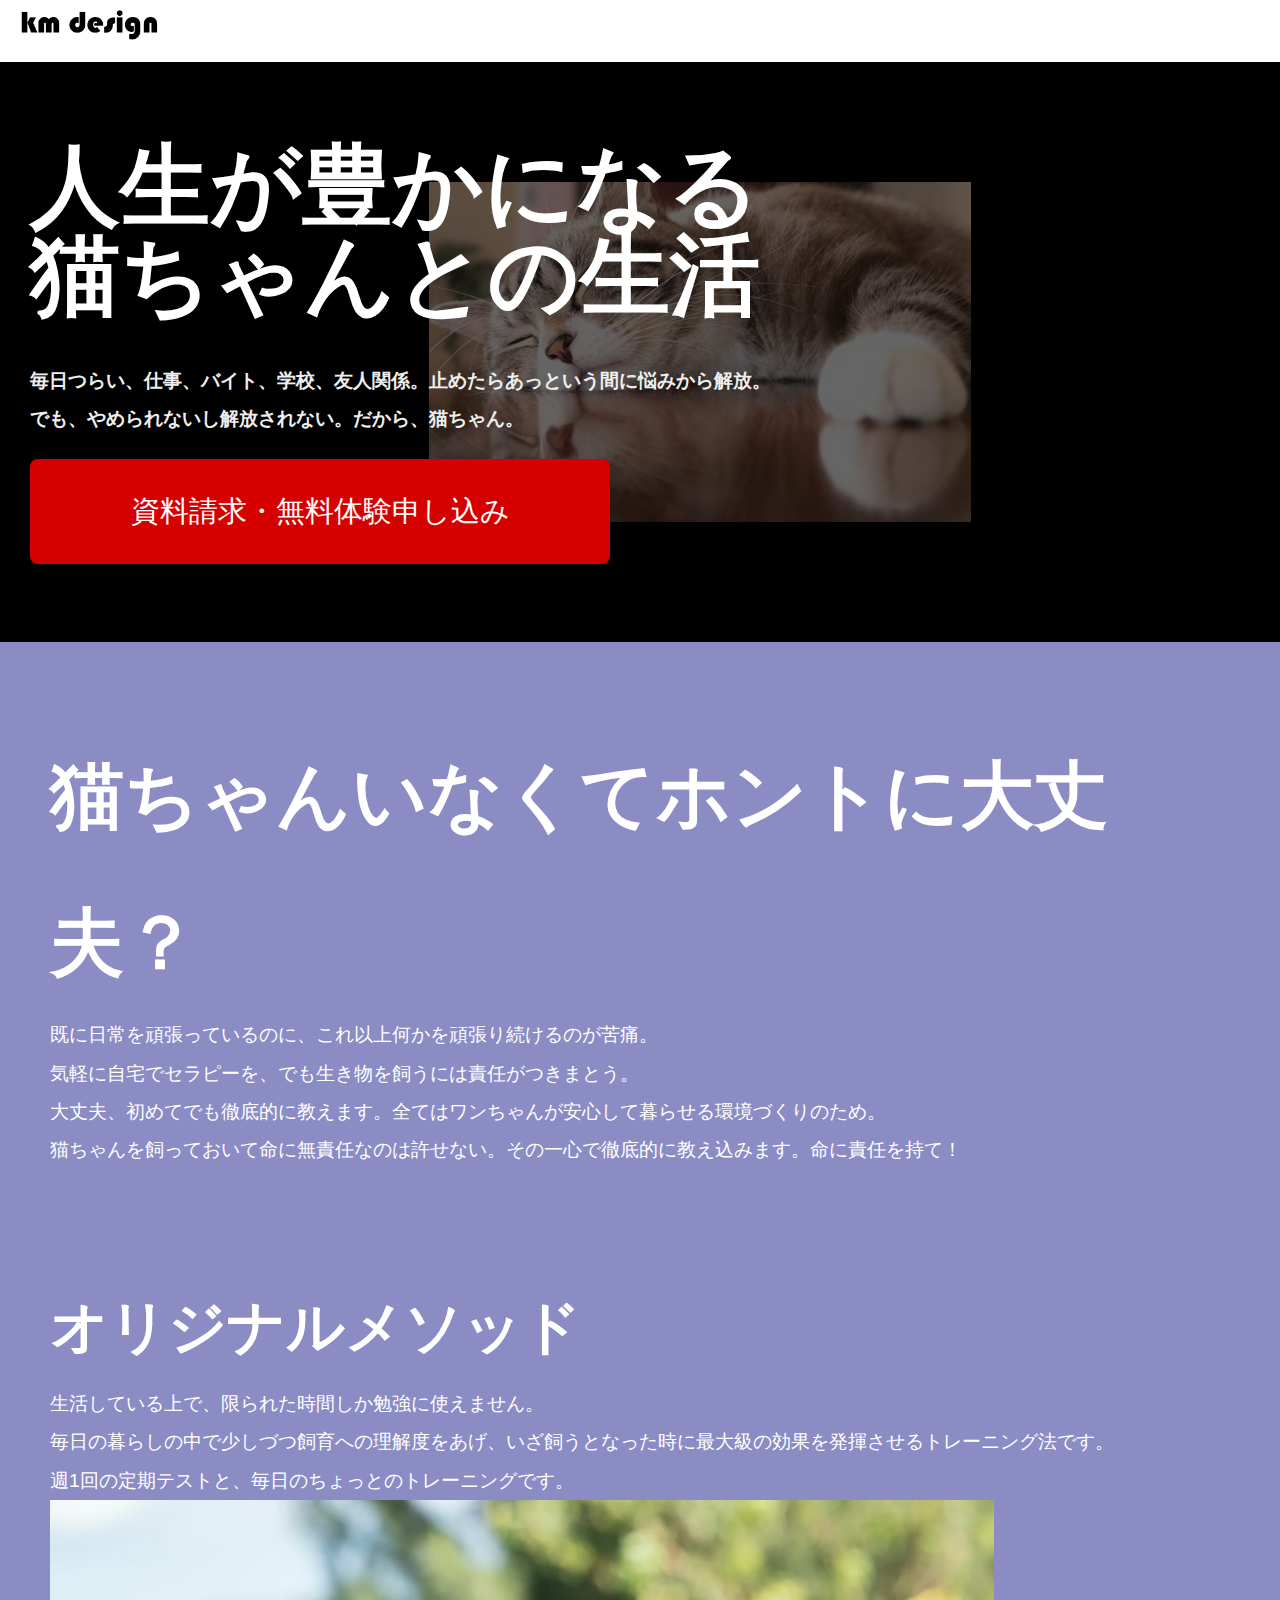
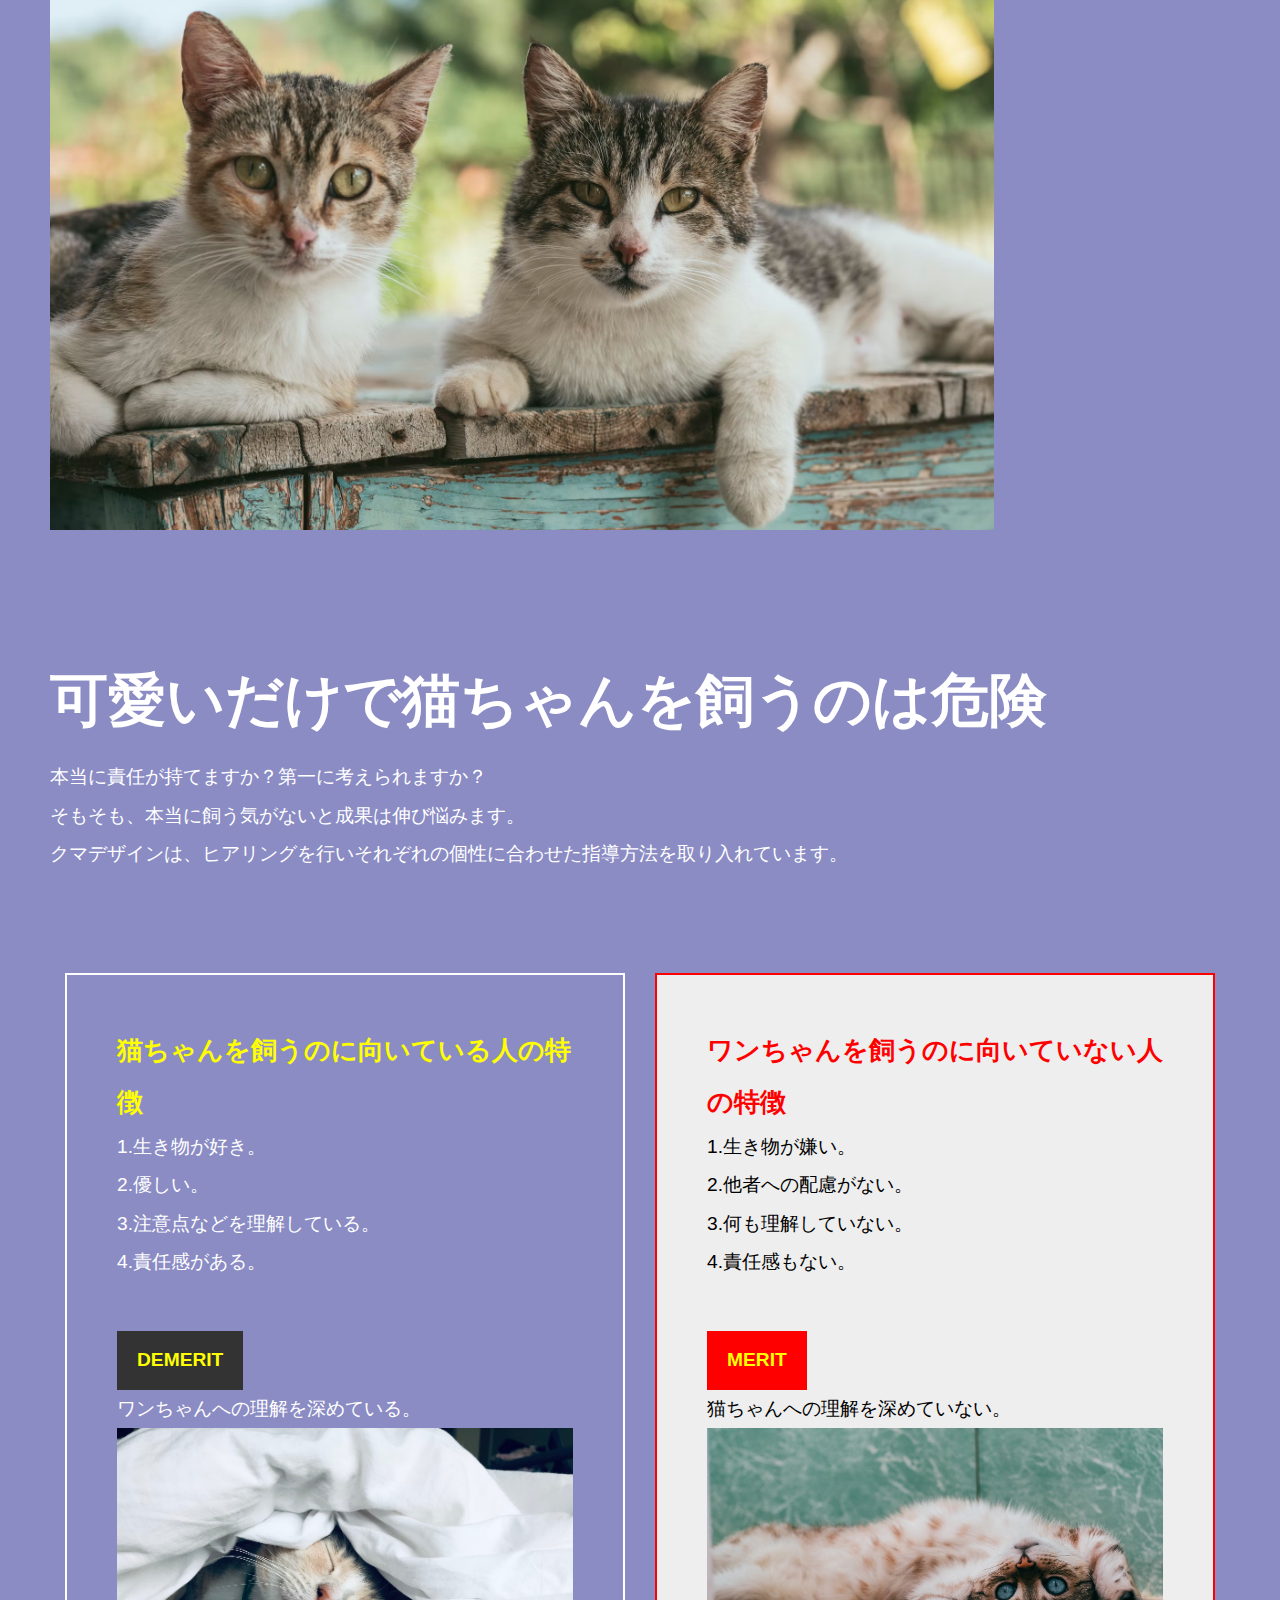
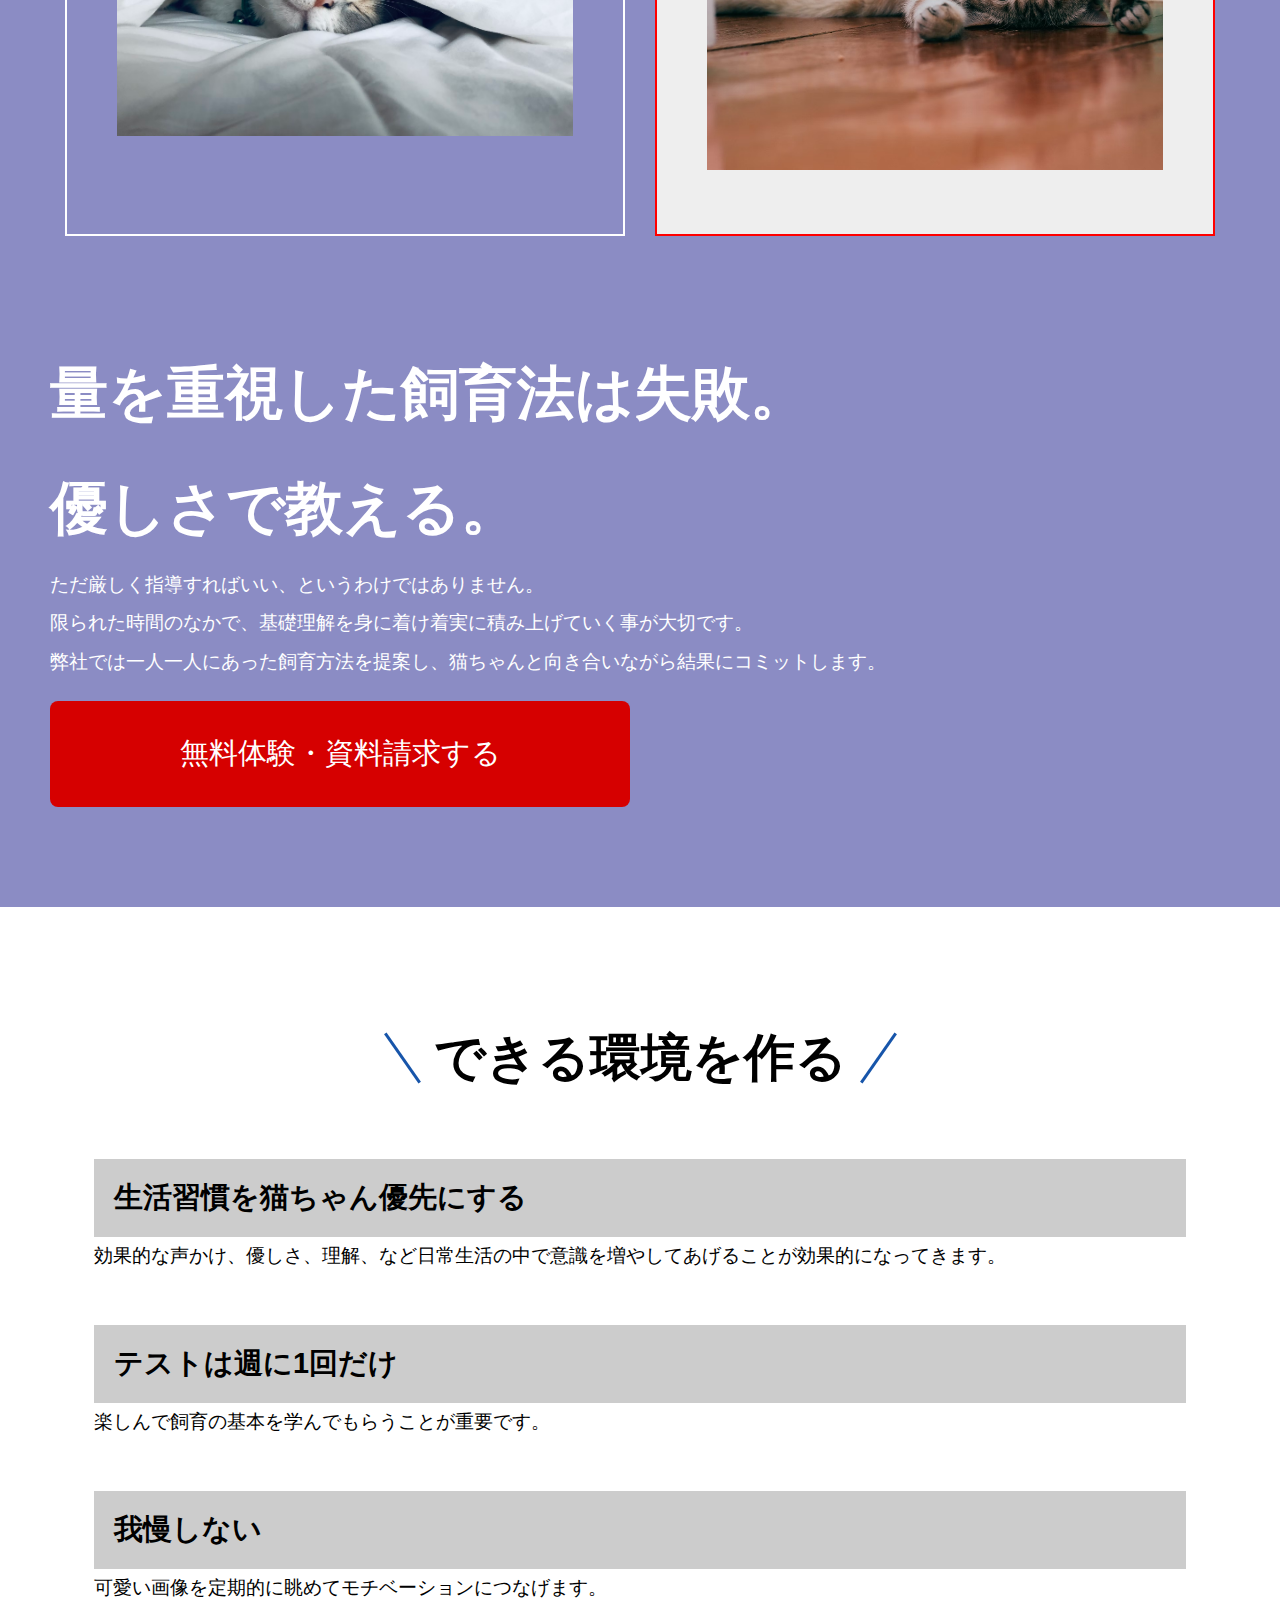
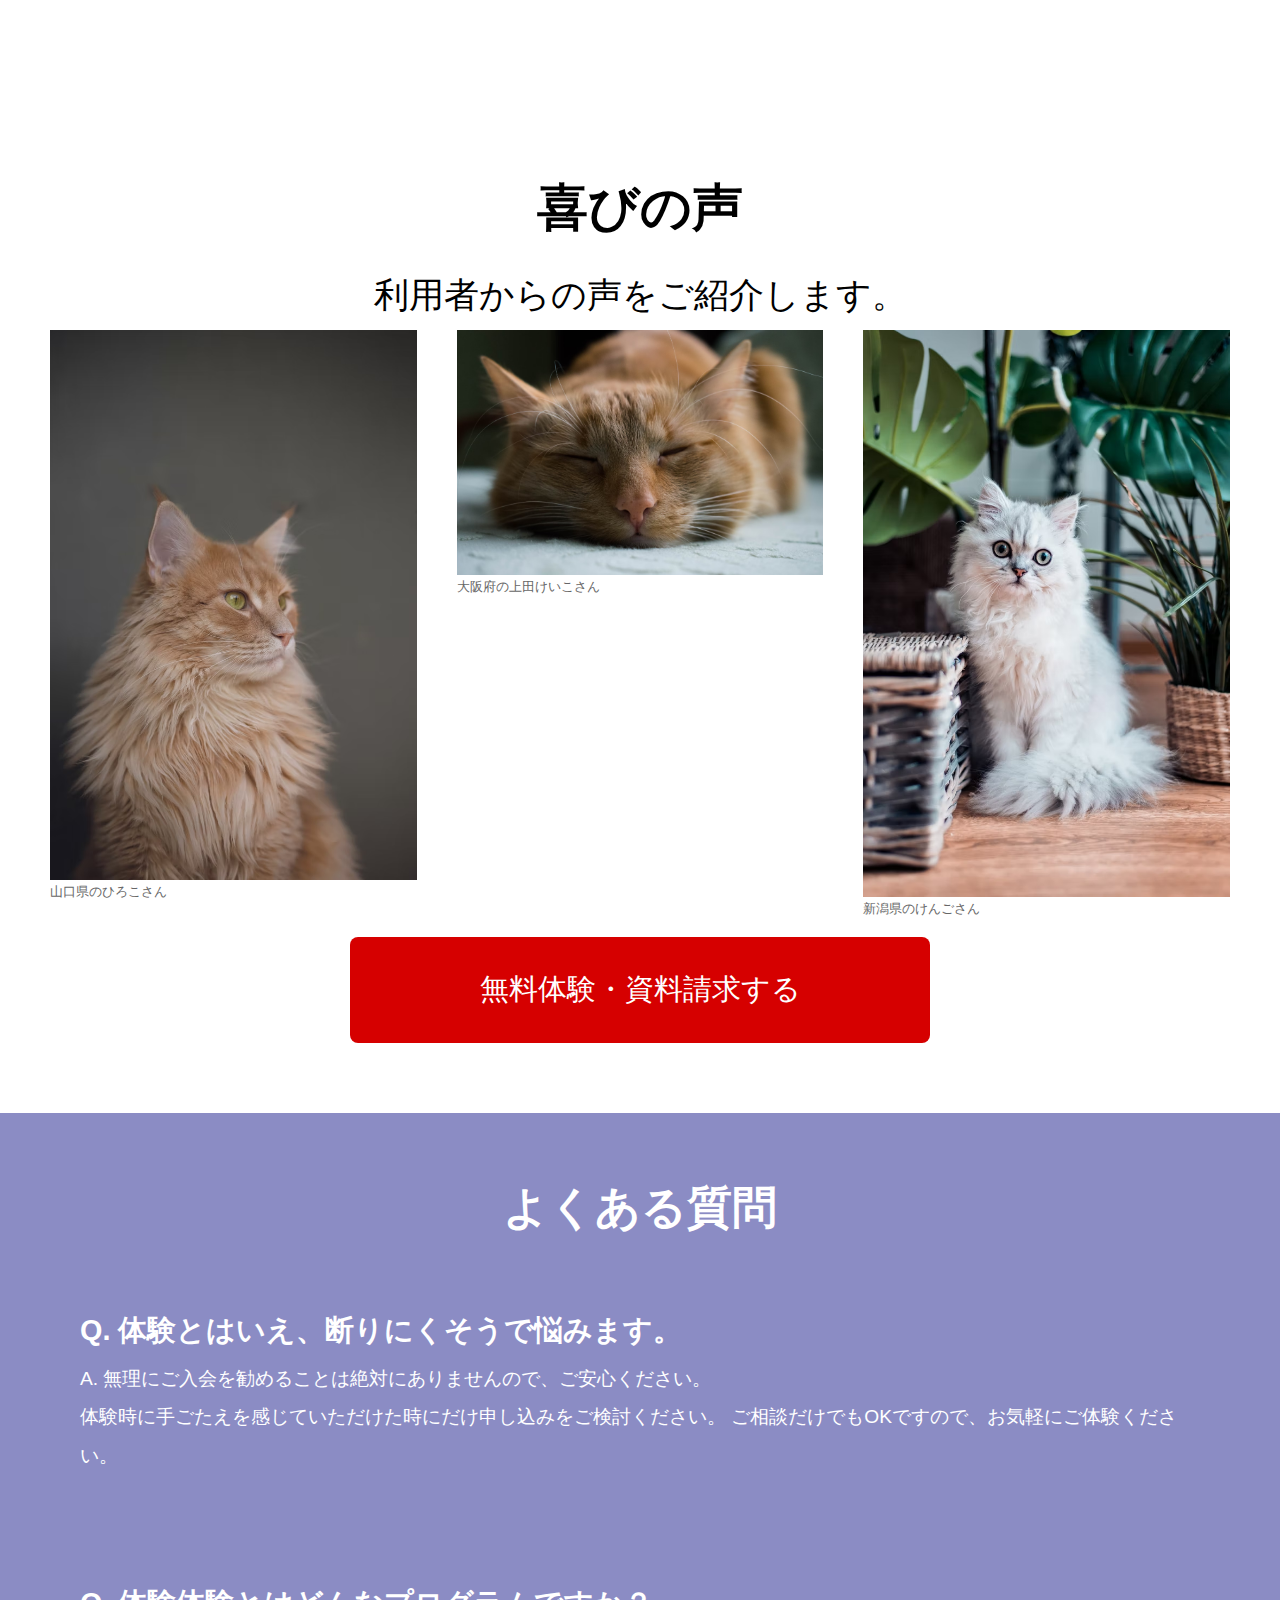
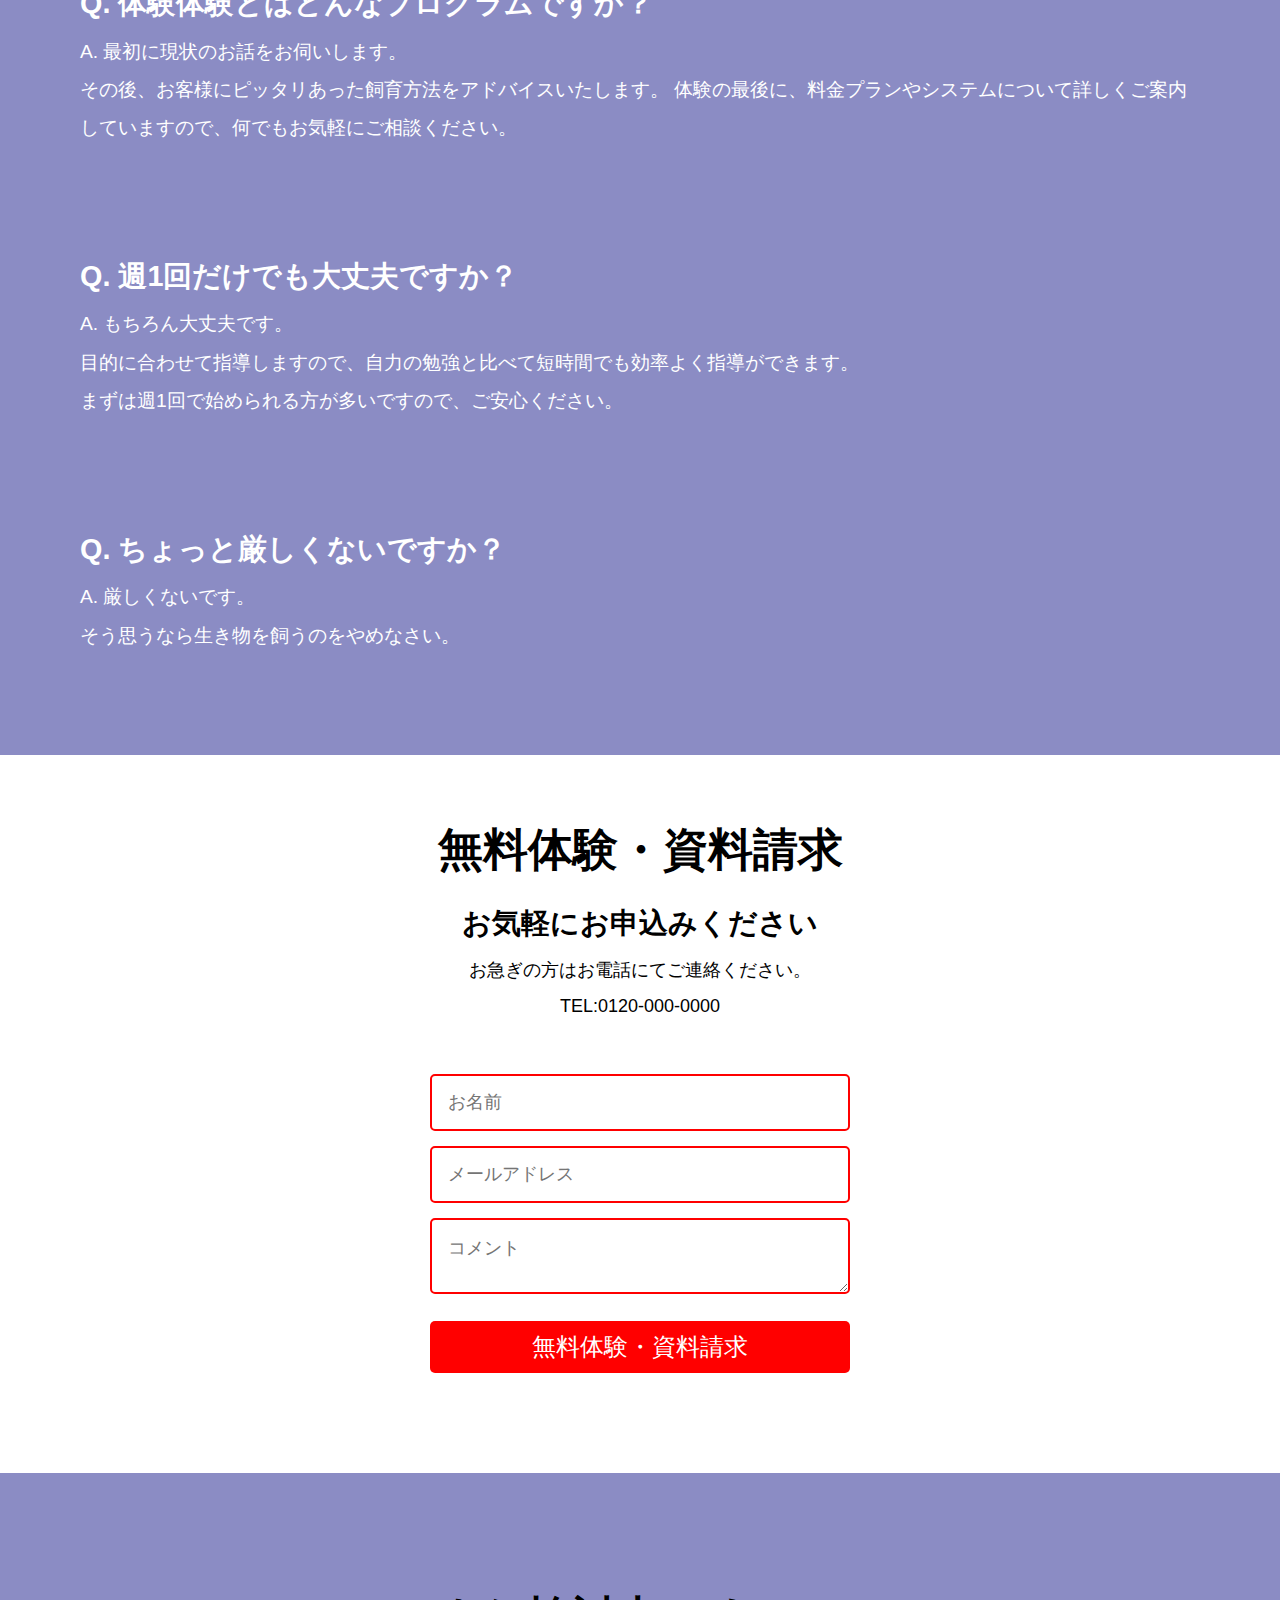
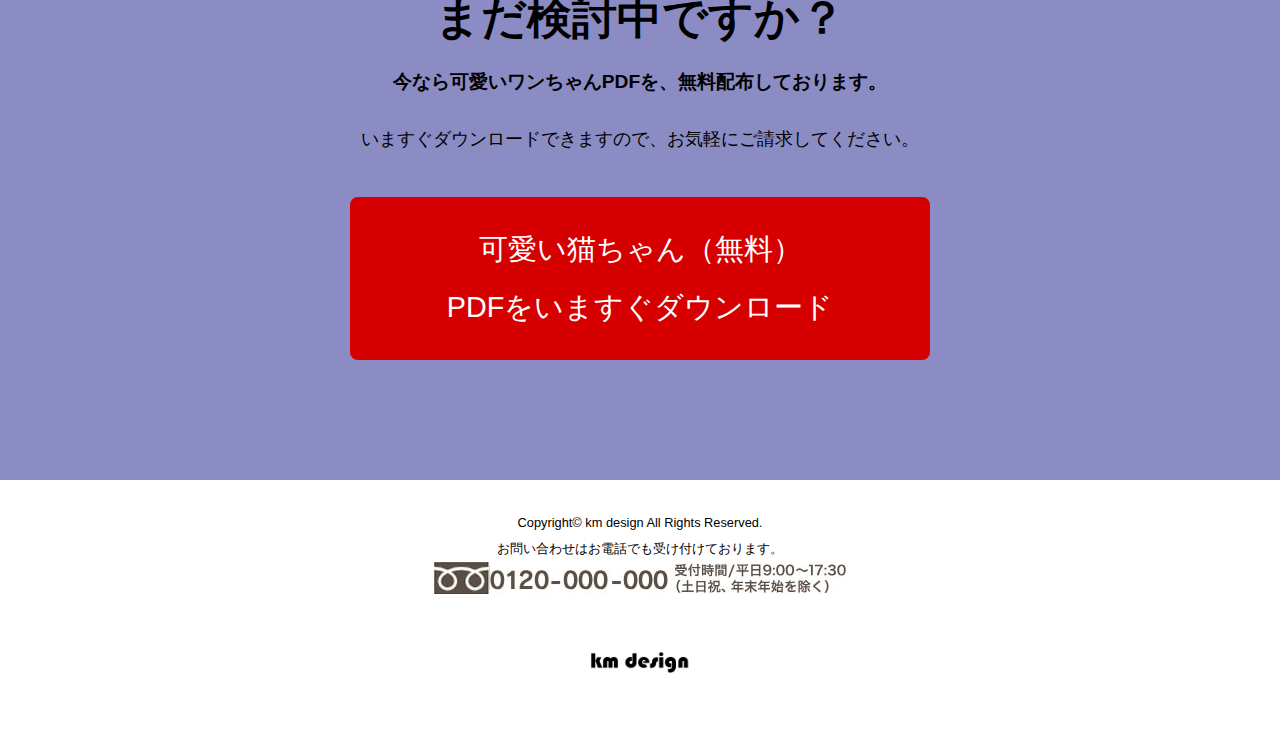
<file: lp_kitaeru/index.html>
<!DOCTYPE html>
<html lang="ja">
<head>
<meta charset="UTF-8">
<title>我慢しない楽なトレーニング「クマデザイン」</title>
<meta name="viewport" content="width=device-width, initial-scale=1">
<meta name="description" content="業界最安の家庭教師はクマデザイン">
<link rel="stylesheet" href="css/style.css">
</head>

<body>
<div id="container">

<header>
<h1 id="logo"><a href="#"><img src="images/logo.png" alt="km design"></a></h1>
</header>


<main>
	<section>
	<div class="mainLayer">
		<div class="layer-txt">人生が豊かになる<br />猫ちゃんとの生活</div>
		<div class="layer-bg "></div>
		<div class="layer-btn">
			<p>毎日つらい、仕事、バイト、学校、友人関係。止めたらあっという間に悩みから解放。<br />
			でも、やめられないし解放されない。だから、猫ちゃん。</p>
			 <div class="btnContactArea">
				<a href="#cta" class="btn_blue"><span class="bl__text">資料請求・無料体験申し込み</span></a>
			</div>
		</div>
	</div><!--/mainLayer-->
	</section>



	<section>
	<div class="problem">
	<h2>猫ちゃんいなくて<span class="break-sm">ホントに大丈夫？</span></h2>
	<p>既に日常を頑張っているのに、これ以上何かを頑張り続けるのが苦痛。<br />
	気軽に自宅でセラピーを、でも生き物を飼うには責任がつきまとう。</p>
	<p>大丈夫、初めてでも徹底的に教えます。全てはワンちゃんが安心して暮らせる環境づくりのため。<br />
	猫ちゃんを飼っておいて命に無責任なのは許せない。その一心で徹底的に教え込みます。命に責任を持て！</p>

	<h3>オリジナルメソッド</h3>
	<p>生活している上で、限られた時間しか勉強に使えません。<br />
	毎日の暮らしの中で少しづつ飼育への理解度をあげ、いざ飼うとなった時に最大級の効果を発揮させるトレーニング法です。<br />
	週1回の定期テストと、毎日のちょっとのトレーニングです。</p>
	<img src="images/neko03.avif" alt="4:2:4" class="ai">

	<h3>可愛いだけで猫ちゃんを飼うのは危険</h3>
	<p>本当に責任が持てますか？第一に考えられますか？<br />
	そもそも、本当に飼う気がないと成果は伸び悩みます。<br />
	クマデザインは、ヒアリングを行いそれぞれの個性に合わせた指導方法を取り入れています。</p>

		<div class="yesnoRow">
			<div class="yesnoBox">
			<h4>猫ちゃんを飼うのに向いている人の特徴</h4>
				<p>1.生き物が好き。</p>
				<p>2.優しい。</p>
				<p>3.注意点などを理解している。</p>
				<p>4.責任感がある。</p>
			<h5>DEMERIT</h5>
				<div class="pointDetail">ワンちゃんへの理解を深めている。 </div>
				<img src="images/neko05.avif" alt="辛いイメージ">
			</div>
			<div class="yesnoBox yes">
			<h4>ワンちゃんを飼うのに向いていない人の特徴</h4>
				<p>1.生き物が嫌い。</p>
				<p>2.他者への配慮がない。</p>
				<p>3.何も理解していない。</p>
				<p>4.責任感もない。</p>
			<h5>MERIT</h5>
				<div class="pointDetail">猫ちゃんへの理解を深めていない。</div>
				<img src="images/neko08.avif" alt="楽なイメージ">
			</div>
		</div>

	<h3>量を重視した飼育法は失敗。<br />優しさで教える。</h3>
		<p>ただ厳しく指導すればいい、というわけではありません。<br />
			限られた時間のなかで、基礎理解を身に着け着実に積み上げていく事が大切です。</p>
		<p>弊社では一人一人にあった飼育方法を提案し、猫ちゃんと向き合いながら結果にコミットします。</p>
		 <div class="btnContactArea">
			<a href="#cta" class="btn_blue"><span class="bl__text">無料体験・資料請求する</span></a>
		</div>
	</div><!--/problem-->
	</section>



	<section>
	<div class="howto">
	<h2>できる環境を作る</h2>
		<dl>
		<dt>生活習慣を猫ちゃん優先にする</dt>
		<dd>効果的な声かけ、優しさ、理解、など日常生活の中で意識を増やしてあげることが効果的になってきます。</dd>
		<dt>テストは週に1回だけ</dt>
		<dd>楽しんで飼育の基本を学んでもらうことが重要です。</dd>
		<dt>我慢しない</dt>
		<dd>可愛い画像を定期的に眺めてモチベーションにつなげます。</dd>
		</dl>
	</div><!--/howto-->
	</section>



	<section>
	<div class="works">
	<h2>喜びの声</h2>
	<p class="text-center">利用者からの声をご紹介します。</p>
		<div class="worksRow">
			<div class="worksBox">
				<a href="#" target="_blank"><img src="images/neko04.avif" alt=""><br />山口県のひろこさん</a>
			</div>
			<div class="worksBox">
				<a href="#" target="_blank"><img src="images/neko07.avif" alt=""><br />大阪府の上田けいこさん</a>
			</div>
			<div class="worksBox">
				<a href="#" target="_blank"><img src="images/neko02.avif" alt=""><br />新潟県のけんごさん</a>
			</div>
		</div>
			 <div class="btnContactArea">
				<a href="#cta" class="btn_blue m-auto"><span class="bl__text">無料体験・資料請求する</span></a>
			</div>
	</div><!--/works-->
	</section>



	<section>
	<div class="faq">
	<h2>よくある質問</h2>
		<div class="faqList">
			<div class="faqTitle"> Q. 体験とはいえ、断りにくそうで悩みます。</div>
				<div class="faqDetail">
				A. 無理にご入会を勧めることは絶対にありませんので、ご安心ください。<br />
				体験時に手ごたえを感じていただけた時にだけ申し込みをご検討ください。
				ご相談だけでもOKですので、お気軽にご体験ください。
				</div>
		</div>
		<div class="faqList">
			<div class="faqTitle"> Q. 体験体験とはどんなプログラムですか？</div>
				<div class="faqDetail">
				A. 最初に現状のお話をお伺いします。<br />
				その後、お客様にピッタリあった飼育方法をアドバイスいたします。
				体験の最後に、料金プランやシステムについて詳しくご案内していますので、何でもお気軽にご相談ください。
				</div>
		</div>
		<div class="faqList">
			<div class="faqTitle"> Q. 週1回だけでも大丈夫ですか？</div>
				<div class="faqDetail">
				A. もちろん大丈夫です。<br />
				目的に合わせて指導しますので、自力の勉強と比べて短時間でも効率よく指導ができます。<br />
				まずは週1回で始められる方が多いですので、ご安心ください。
				</div>
		</div>
		<div class="faqList">
			<div class="faqTitle"> Q. ちょっと厳しくないですか？</div>
				<div class="faqDetail">
				A. 厳しくないです。<br />
				そう思うなら生き物を飼うのをやめなさい。
				</div>
		</div>
	</div><!--/faq-->
	</section>



	<section id="cta">
	<div class="cta">
	<h2>無料体験・資料請求</h2>
	<h3>お気軽にお申込みください</h3>
		<p>お急ぎの方はお電話にてご連絡ください。<br />TEL:0120-000-0000</p>
			<form>      
			  <input name="name" type="text" class="feedback-input" placeholder="お名前" />   
			  <input name="email" type="text" class="feedback-input" placeholder="メールアドレス" />
			  <textarea name="text" class="feedback-input" placeholder="コメント"></textarea>
			  <input type="submit" value="無料体験・資料請求"/>
			</form>
	</div><!--/cta-->
	</section>



	<section>
	<div class="download">
	<h2>まだ検討中ですか？</h2>
	<h3>今なら可愛いワンちゃんPDFを、無料配布しております。</h3>
		<p>いますぐダウンロードできますので、お気軽にご請求してください。</p>
		 <div class="btnContactArea">
			<a href="#cta" class="btn_blue m-auto"><span class="bl__text">可愛い猫ちゃん（無料）<br />
			PDFをいますぐダウンロード</span></a>
		</div>
	</div><!--/download-->
	</section>
</main>



<footer>
<small>Copyright&copy; km design All Rights Reserved.</small><br />
お問い合わせはお電話でも受け付けております。
	<div><img src="images/footer_tel.jpg" alt="telephone"></div>
	<div class="footer-logo"><a href="#"><img src="images/logo.png" alt="km design"></a></div>
</footer>

</div><!--/container-->
</body>
</html>
</file>
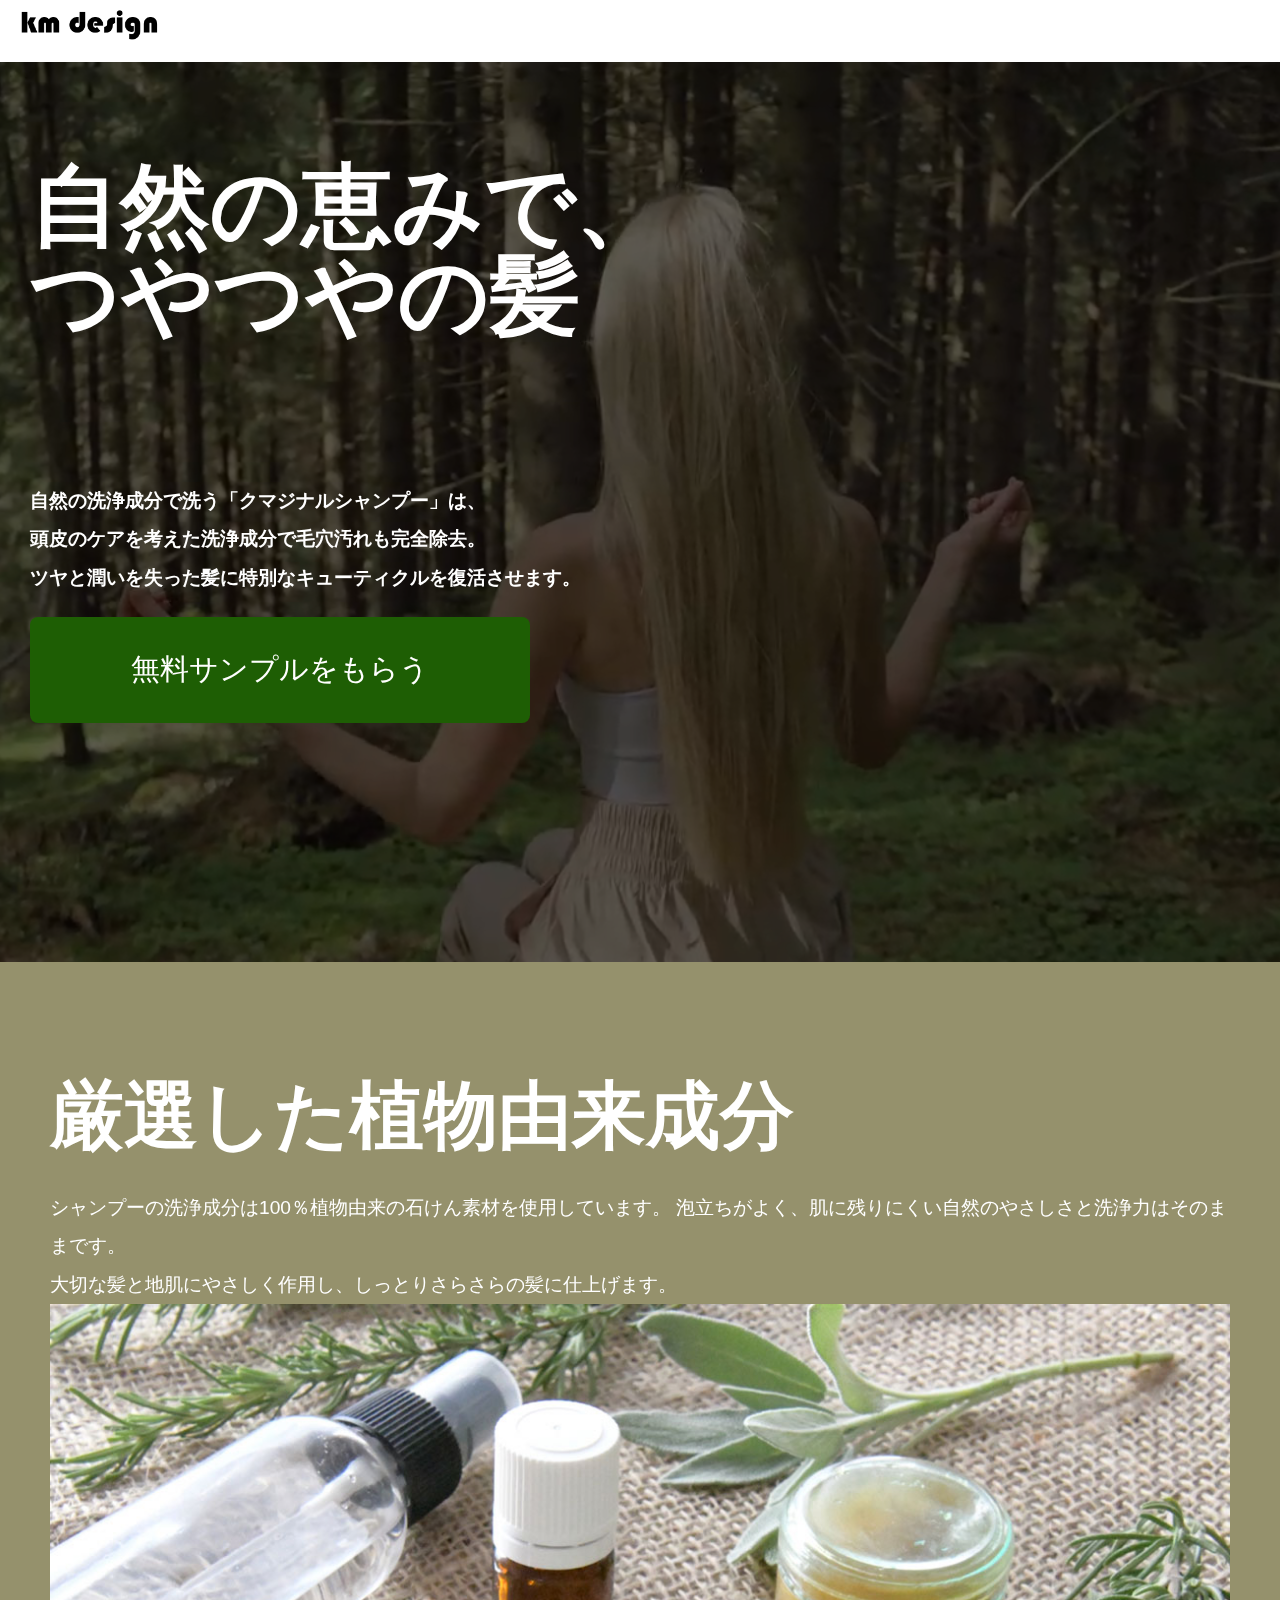
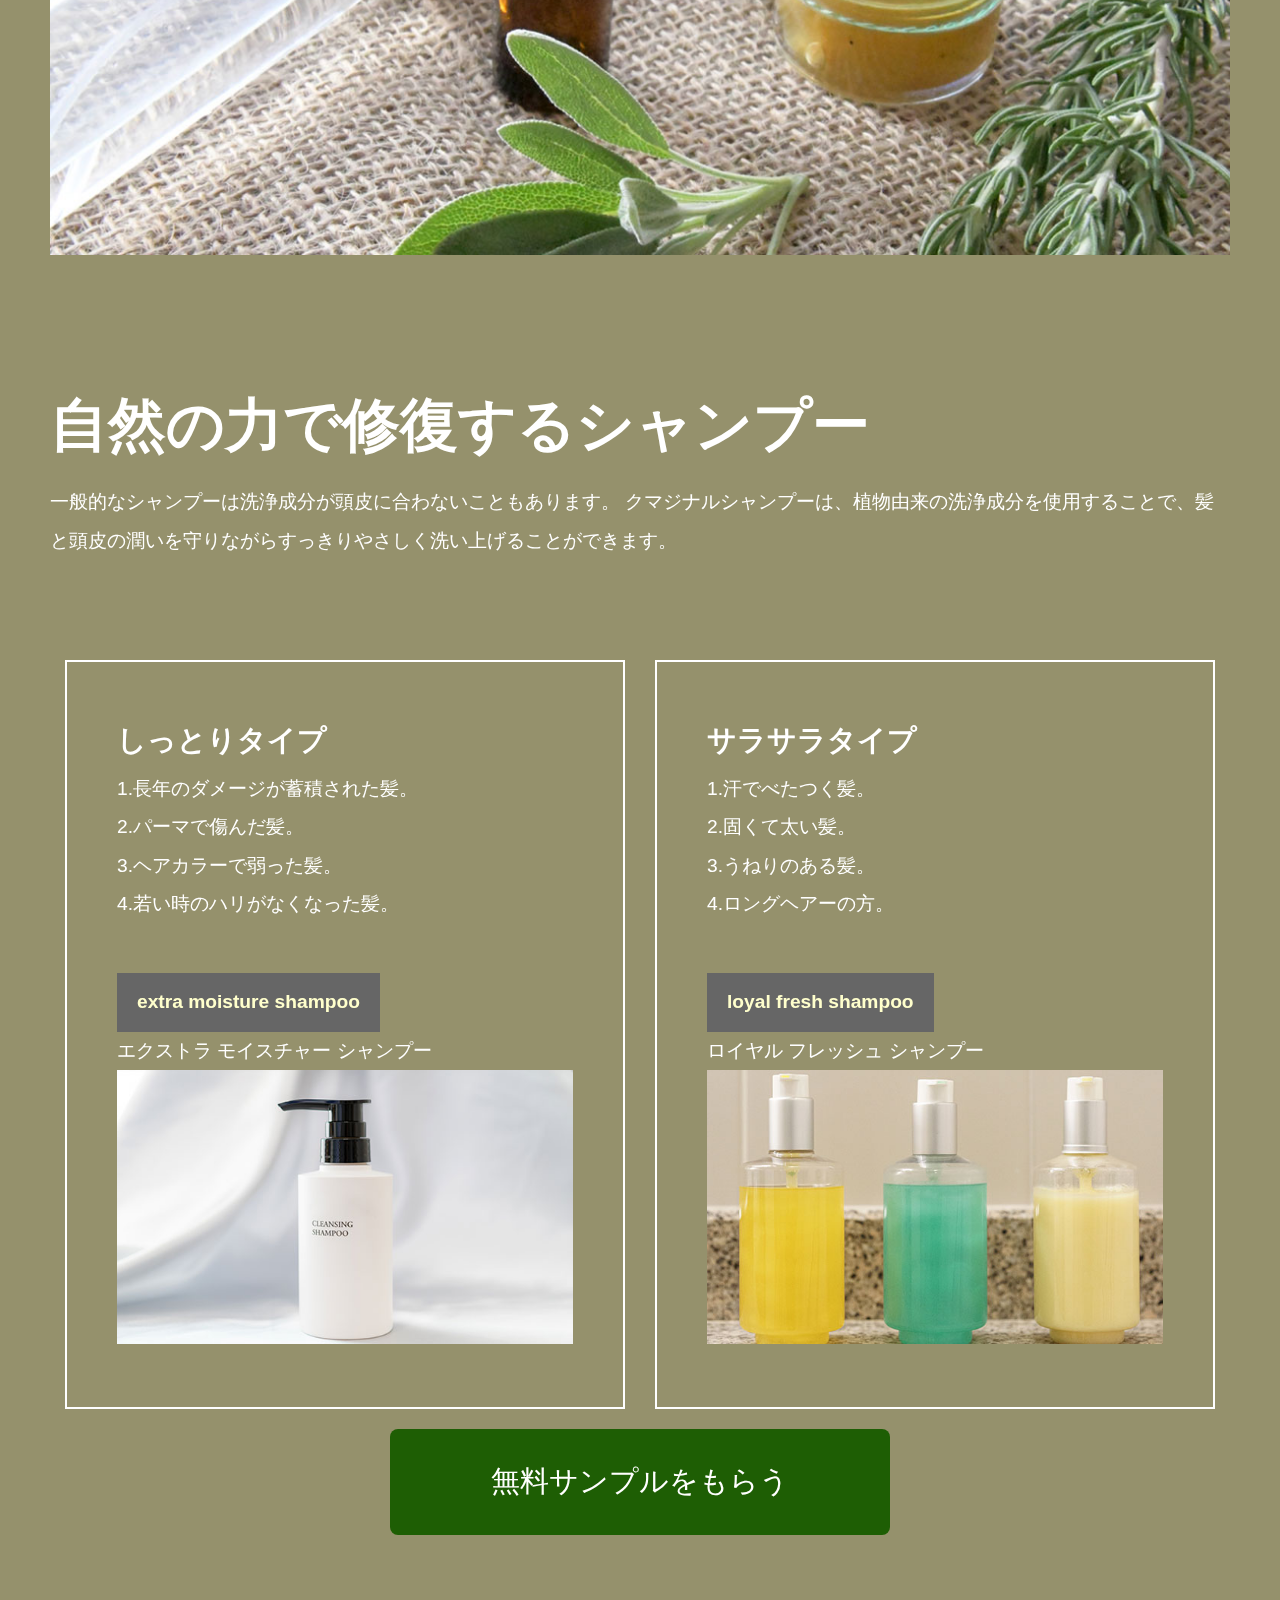
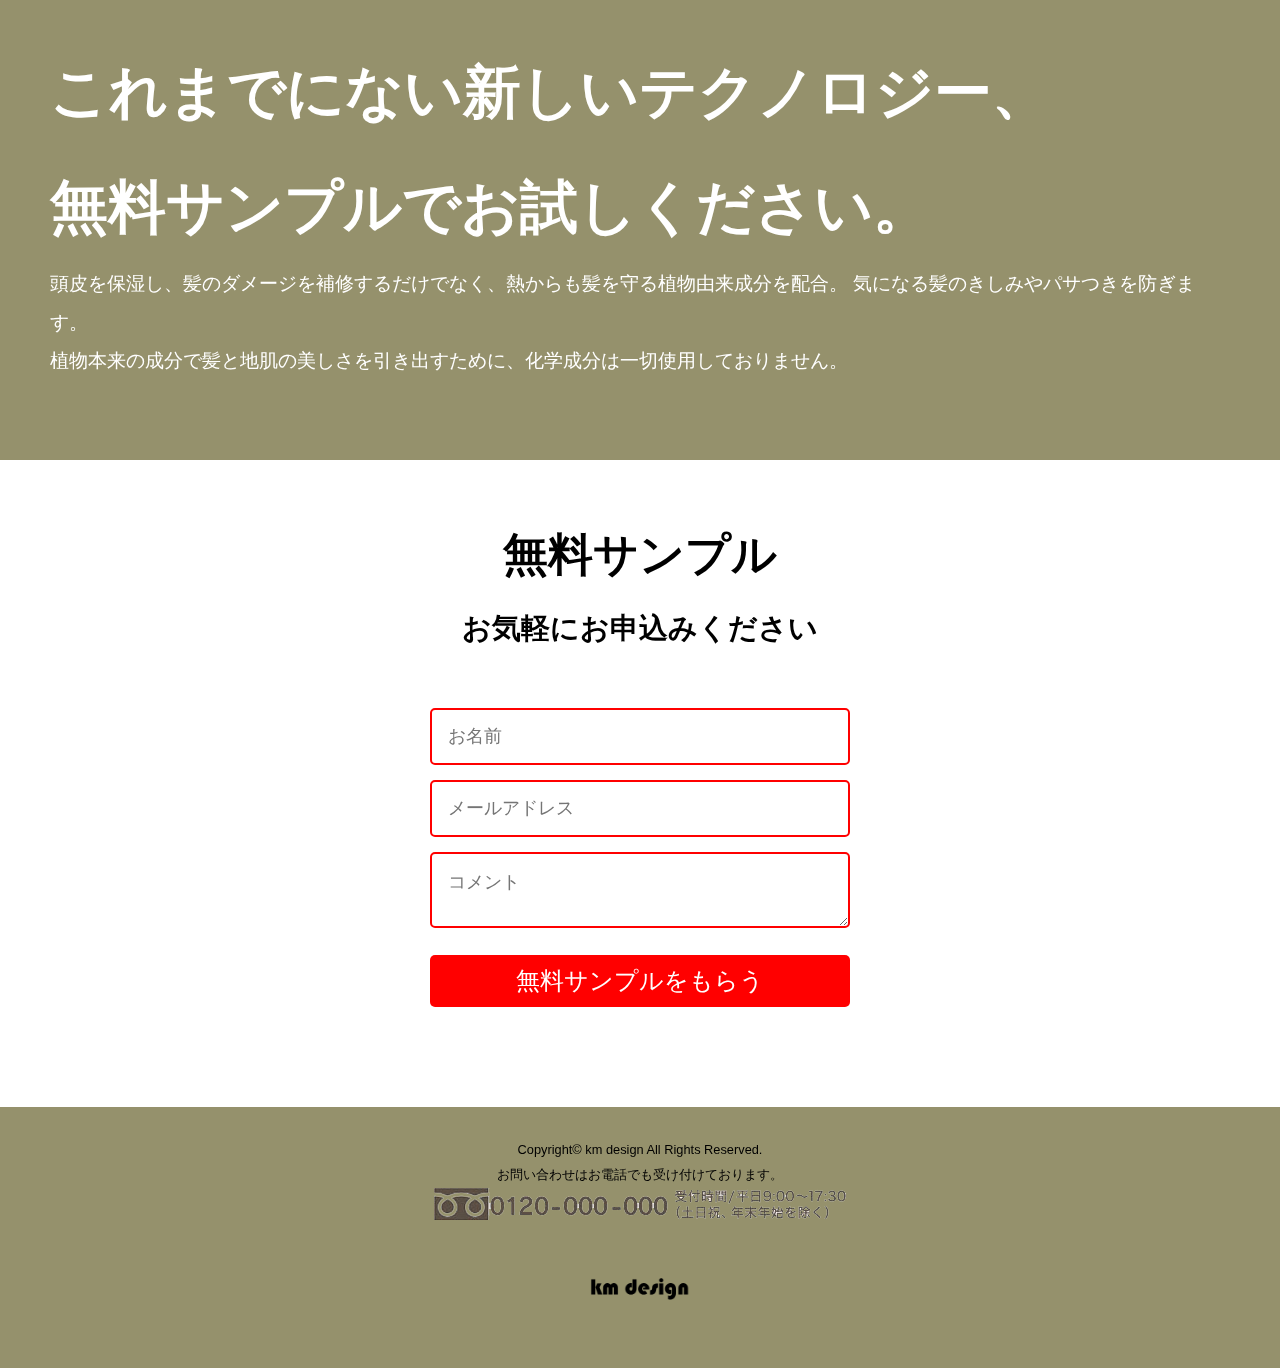
<file: lp_shampoo_配布/index.html>
<!DOCTYPE html>
<html lang="ja">
<head>
<meta charset="UTF-8">
<title>自然の恵みでつやつやの髪「クマデザイン」</title>
<meta name="viewport" content="width=device-width, initial-scale=1">
<meta name="description" content="業界最安の家庭教師はクマデザイン">
<link rel="stylesheet" href="css/style.css">
</head>

<body>
<div id="container">

<header>
<h1 id="logo"><a href="#"><img src="images/logo.png" alt="km design"></a></h1>
</header>


<main>
	<section>
	<div class="mainLayer">
		<div class="layer-txt txt-fuchi">自然の恵みで、<br />つやつやの髪</div>
		<div class="mainVideo">
			<video src="images/top-shampoo3.mp4" autoplay loop muted playsinline></video><!--ここにビデオを配置-->
		</div>
		<div class="layer-btn">
			<p class="txt-fuchi">自然の洗浄成分で洗う「クマジナルシャンプー」は、<br class="break-pc" />
			頭皮のケアを考えた洗浄成分で毛穴汚れも完全除去。<br />
			ツヤと潤いを失った髪に特別なキューティクルを復活させます。</p>
			<div class="btnContactArea">
				<a href="#cta" class="btn_blue"><span class="bl__text">無料サンプルをもらう</span></a>
			</div>
		</div>
	</div><!--/mainLayer-->
	</section>


	<section>
	<div class="problem">
	<h2>厳選した<span class="break-sm">植物由来成分</span></h2>
	<p>シャンプーの洗浄成分は100％植物由来の石けん素材を使用しています。
	泡立ちがよく、肌に残りにくい自然のやさしさと洗浄力はそのままです。</p>
	<p>大切な髪と地肌にやさしく作用し、しっとりさらさらの髪に仕上げます。</p>
	<p><img src="images/424.jpg" alt="4:2:4" class="ai"></p>

	<h3>自然の力で修復するシャンプー</h3>
	<p>一般的なシャンプーは洗浄成分が頭皮に合わないこともあります。
	クマジナルシャンプーは、植物由来の洗浄成分を使用することで、髪と頭皮の潤いを守りながらすっきりやさしく洗い上げることができます。</p>

		<div class="yesnoRow">
			<div class="yesnoBox">
			<h4>しっとりタイプ</h4>
				<p>1.長年のダメージが蓄積された髪。</p>
				<p>2.パーマで傷んだ髪。</p>
				<p>3.ヘアカラーで弱った髪。</p>
				<p>4.若い時のハリがなくなった髪。</p>
			<h5>extra moisture shampoo</h5>
				<div class="pointDetail">エクストラ モイスチャー シャンプー</div>
				<img src="images/item4.jpg" alt="辛いイメージ">
			</div>
			<div class="yesnoBox">
			<h4>サラサラタイプ</h4>
				<p>1.汗でべたつく髪。</p>
				<p>2.固くて太い髪。</p>
				<p>3.うねりのある髪。</p>
				<p>4.ロングヘアーの方。</p>
			<h5>loyal fresh shampoo</h5>
				<div class="pointDetail">ロイヤル フレッシュ シャンプー</div>
				<img src="images/item2.jpg" alt="楽なイメージ">
			</div>
		</div>

		 <div class="btnContactArea">
			<a href="#cta" class="btn_blue m-auto"><span class="bl__text">無料サンプルをもらう</span></a>
		</div>

	<h3>これまでにない新しいテクノロジー、<br />無料サンプルでお試しください。</h3>
		<p>頭皮を保湿し、髪のダメージを補修するだけでなく、熱からも髪を守る植物由来成分を配合。
			気になる髪のきしみやパサつきを防ぎます。</p>
		<p>植物本来の成分で髪と地肌の美しさを引き出すために、化学成分は一切使用しておりません。</p>
	</div><!--/problem-->
	</section>



	<section id="cta">
	<div class="cta">
	<h2>無料サンプル</h2>
	<h3>お気軽にお申込みください</h3>
			<form>      
			  <input name="name" type="text" class="feedback-input" placeholder="お名前" />   
			  <input name="email" type="text" class="feedback-input" placeholder="メールアドレス" />
			  <textarea name="text" class="feedback-input" placeholder="コメント"></textarea>
			  <input type="submit" value="無料サンプルをもらう"/>
			</form>
	</div><!--/cta-->
	</section>


</main>



<footer>
<small>Copyright&copy; km design All Rights Reserved.</small><br />
お問い合わせはお電話でも受け付けております。
	<div><img src="images/footer_tel.png" alt="telephone"></div>
	<div class="footer-logo"><a href="#"><img src="images/logo.png" alt="km design"></a></div>
</footer>

</div><!--/container-->
</body>
</html>
</file>
<file: lp_kitaeru/css/style.css>
@charset "utf-8";
* { 
	box-sizing:border-box; 
	margin:0px; 
	padding:0px; 
	font-size:100%; 
}
body {
	margin: 0px;
	padding: 0px;
	color: #000;
	font-family: "游ゴシック Medium", "Yu Gothic Medium", "游ゴシック体", YuGothic, "ヒラギノ角ゴ Pro W3", "Hiragino Kaku Gothic Pro", "メイリオ", Meiryo, "ＭＳ Ｐゴシック", "MS PGothic", sans-serif;
	font-size:18px;
	line-height:2;
	background:#fff;
}
img { 
	border:none; 
	max-width:100%; 
	height:auto; 
}
a	{ 
	color:#666; 
	text-decoration:none; 
	transition:0.3s; 
}

.text-center { 
	text-align:center; 
}
.text-right	{ 
	text-align:right; 
}
.text-left	{ 
	text-align:left; 
}
.m-auto { 
	margin:auto; 
}

#container { 
	max-width:1400px; 
	margin:0 auto; 
	padding:0; 
}
header { 
	padding:10px 20px; 
}
header #logo img { 
	width:140px; 
}
footer { 
	text-align:center; 
	padding:30px 0px 10px; 
	font-size:0.8rem; 
}
footer .footer-logo { 
	width:100px; 
	margin:50px auto; 
}
/* スマホ用調整 */
@media screen and (max-width:767px){
	#container { 
		width:auto; 
	}
	footer { 
		text-align:center; 
		padding:10px; 
	}
	.break-sm { 
		display:block; 
	}
}


.mainLayer {
    position: relative;
    height: 580px;
}
.mainLayer .layer-txt {
    line-height: 1;
    font-size: 5.6rem;
    font-weight: bold;
    position:absolute;
    top: 80px;
    left: 30px;
    color:#fff;
}
.mainLayer .layer-bg {
    width:1400px;
    height:580px;
    background:#000 url("../images/neko01.jpeg") no-repeat 50% 50%;
    position: absolute;
    z-index: -1;
    top: 0;
    left: 0;
}
.mainLayer .layer-bg::before {
    content: "";
    top: 0;
    right: 0;
    bottom: 0;
    left: 0;
    background: rgba(0,0,0,0.6);
    position: absolute;
}
.mainLayer .layer-btn {
    position: absolute;
    top: 300px;
    left: 30px;
}
.mainLayer .layer-btn p {
        font-size: 1.2rem;
        font-weight: bold;
        color: #eee;
}
.txt-fuchi {
    text-shadow: 0 0 10px #000,
        0 0 10px #000,
        0 0 10px #000,
        0 0 10px #000,
        0 0 10px #000,
        0 0 10px #000,
        0 0 10px #000,
}
/* スマホ用調整 */
@media screen and (max-width:900px){
	.mainLayer .layer-txt {
        font-size: 4.6rem;
    }
}
@media screen and (max-width:767px){
	.mainLayer {
        height: auto;
    }
	.mainLayer .layer-txt {
        font-size: 2.4rem;
        padding: 30px 10px;
        top: 0;
        left: 0;
        text-shadow: none;
        background: rgba(0,0,0,0.7);
        width: 100%;
    }
	.mainLayer .layer-bg {
        width: auto;
        height: 460px;
        background: url("../images/main_4.jpg") 50% 50%;
        position: initial;
    }
	.mainLayer .layer-bg::before{
        content: "";
        background: rgba(0,0,0,0);
    }
	.mainLayer .layer-btn {
        position: initial;
        padding:30px 20px;
    }
	.mainLayer .layer-btn p {
        color: #000;
        text-shadow: none;
    }
}


.problem { 
	background:#8b8cc4; 
	font-size:1.2rem; 
	color:#fff; 
	padding:80px 50px; 
}
.problem h2 { 
	font-size:4.6rem; 
	font-weight:bold; 
}
.problem h3 { 
	font-size:3.6rem; 
	font-weight:bold; 
	margin-top:100px; 
}
.problem h4 { 
	font-size:1.6rem; 
	font-weight:bold; 
	color:#ff0; 
}
.problem h5 { 
	font-size:1.2rem; 
	font-weight:bold; 
	color:#ff0; 
	background:#333; 
	display:inline-block; 
	padding:10px 20px; 
	margin-top:50px; 
}
.problem img.ai { 
	width:80%; 
}
.problem .yesnoRow { 
	display:flex; 
	justify-content:space-between; 
	margin-top:100px; 
}
.problem .yesnoBox { 
	width:50%; 
	border:solid 2px #fff; 
	padding:50px; 
	margin:0 15px; 
}
.problem .yes { 
	background:#eee; 
	color:#000; 
	border:solid 2px #f00; 
}
.problem .yes h4 { 
	color:#f00; 
}
.problem .yes h5 { 
	background:#f00; 
}
/* スマホ用調整 */
@media screen and (max-width:767px){
	.problem { 
		padding:50px 20px; 
	}
	.problem h2 { 
		font-size:2.4rem; 
		color:#ff0; 
		line-height:1.2; 
		margin-bottom:20px; 
	}
	.problem h3 { 
		font-size:2.2rem; 
		color:#ff0; 
		line-height:1.2; 
		margin-bottom:20px; 
	}
	.problem img.ai { 
		width:100%; 
	}
	.problem .yesnoRow { 
		display:block; 
	}
	.problem .yesnoBox { 
		width:100%; 
		padding:20px; 
		margin:0 0 50px 0; 
	}
}


.howto { 
	font-size:2.2rem; 
	color:#000; 
	padding:50px 30px; 
	margin:auto; width:90%; 
}
.howto h2 { 
	font-size:3.2rem; 
	font-weight:bold; 
	display:flex; 
	justify-content:center; 
	align-items:center; 
	margin:50px 0; 
}
.howto h2::before, .howto h2::after { 
	content:''; 
	width:3px; 
	height:60px; 
	background:#1755aa; 
}
.howto h2::before { 
	margin-right:30px; 
	transform:rotate(-35deg); 
}
.howto h2::after { 
	margin-left:30px; 
	transform:rotate(35deg); 
}
.howto dl { 
	padding:0px 0px; 
	margin-bottom:20px; 
}
.howto dt { 
	font-size:1.8rem; 
	font-weight:bold; 
	background:#ccc; 
	padding:10px 20px; 
}
.howto dd { 
	font-size:1.2rem; 
	margin-bottom:50px;
}
/* スマホ用調整 */
@media screen and (max-width:767px){
	.howto { 
		padding:0; 
		width:98%; 
	}
	.howto h2 { 
		font-size:1.8rem; 
		padding:20px 0; 
	}
	.howto dt { 
		font-size:1.4rem; 
	}
	.howto dd { 
		padding:20px; 
	}
}


.works { 
	font-size:2.2rem; 
	color:#000; 
	padding:50px 30px; 
}
.works h2 { 
	font-size:3.2rem; 
	font-weight:bold; 
	text-align:center; 
}
.works .worksRow { 
	display:flex; 
	justify-content:space-between; 
}
.works .worksRow .worksBox { 
	width:calc(100%/3); 
	padding:0 20px; 
	font-size:0.8rem; 
	line-height:1rem; 
}
/* スマホ用調整 */
@media screen and (max-width:767px){
	.works h2 { 
		font-size:2.2rem; 
	}
	.works p { 
		font-size:1.2rem; 
	}
	.works .worksRow { 
		display:block; 
	}
	.works .worksRow .worksBox { 
		width:100%; 
	}
}


.faq { 
	background:#8b8cc4; 
	font-size:1.2rem; 
	color: #fff; 
	padding:50px 30px; 
}
.faq h2 { 
	font-size:2.8rem; 
	font-weight:bold; 
	text-align:center; 
}
.faqList { 
	padding:50px; 
}
.faq .faqTitle { 
	font-size:1.8rem; 
	font-weight:bold; 
}
.faq .faqDetail {  }
/* スマホ用調整 */
@media screen and (max-width:767px){
	.faq { 
		padding:30px 20px; 
	}
	.faq h2 { 
		font-size:2.2rem; 
		color:#ff0; 
	}
	.faqList { 
		padding:0px 0px 50px 0px; 
	}
}


.cta { 
	padding:50px 30px; 
}
.cta h2 { 
	font-size:2.8rem; 
	font-weight:bold; 
	text-align:center; 
}
.cta h3 { 
	font-size:1.8rem; 
	font-weight:bold; 
	text-align:center; 
}
.cta p { 
	text-align:center; 
}
.cta form { 
	max-width:420px; margin:50px auto; 
}
.cta .feedback-input { 
	border-radius:5px; 
	border:2px solid #f00; 
	padding:16px; 
	margin-bottom:15px; 
	width:100%; 
}
.cta .feedback-input:focus { 
	border:2px solid #000; 
}
.ct textarea { 
	height:150px; 
	line-height:150%; 
	resize:vertical; 
}
[type="submit"] { 
	width:100%; 
	background:#f00; 
	border-radius:5px; 
	border:0; cursor:pointer;
	color:#fff; 
	font-size:24px; 
	padding:10px 0px; 
	transition:all 0.3s; 
}
[type="submit"]:hover { 
	background:#000; 
}
/* スマホ用調整 */
@media screen and (max-width:767px){
	.cta { 
		padding:30px 20px; 
	}
	.cta h2 { 
		font-size:1.8rem; 
	}
}


.download { 
	background:#8b8cc4; 
	padding:100px 20px; 
}
.download h2 { 
	font-size:2.8rem; 
	font-weight:bold; 
	text-align:center; 
}
.download h3 { 
	font-size:1.2rem; 
	font-weight:bold; 
	text-align:center; 
}
.download p { 
	text-align:center; 
	padding:20px; 
}
/* スマホ用調整 */
@media screen and (max-width:767px){
	.download { 
		padding:50px 20px; 
	}
	.download h2 { 
		font-size:1.8rem; 
	}
	.download h3 { 
		text-align:left; 
	}
	.download p { 
		text-align:left; 
	}
}


.btnContactArea { 
	margin:20px 0;
}
.btnContactArea a.btn_blue { 
	display:block; 
	padding:1.5rem 3.0rem; 
	border-radius:8px; 
	transition:0.3s; 
	max-width:580px; 
	background:#d60000; 
}
.btnContactArea a.btn_blue span.bl__text { 
	display:block; 
	position:relative; 
	text-align:center; 
	color:#fff; 
	font-size:1.8rem; 
}
a.btn_blue:hover { 
	background:#01b5d0; 
}
/* スマホ用調整 */
@media screen and (max-width:767px){
	.btnContactArea a.btn_blue { 
		max-width:100%; 
		padding:1.5rem 1.2rem; 
	}
	.btnContactArea a.btn_blue span.bl__text { 
		font-size:1.2rem; 
	}
}
</file>
<file: lp_shampoo_配布/css/style.css>
@charset "utf-8";
* { 
	box-sizing:border-box; 
	margin:0px; 
	padding:0px; 
	font-size:100%; 
}
body {
	margin: 0px;
	padding: 0px;
	color: #000;
	font-family: "游ゴシック Medium", "Yu Gothic Medium", "游ゴシック体", YuGothic, "ヒラギノ角ゴ Pro W3", "Hiragino Kaku Gothic Pro", "メイリオ", Meiryo, "ＭＳ Ｐゴシック", "MS PGothic", sans-serif;
	font-size:18px;
	line-height:2;
	background:#fff;
}
img { 
	border:none; 
	max-width:100%; 
	height:auto; 
}
a	{ 
	color:#666; 
	text-decoration:none; 
	transition:0.3s; 
}


.text-center { 
	text-align:center; 
}
.text-right	{ 
	text-align:right; 
}
.text-left	{ 
	text-align:left; 
}
.m-auto { 
	margin:auto; 
}

#container { 
	max-width:1400px; 
	margin:0 auto; 
	padding:0; 
}
header { 
	padding:10px 20px; 
}
header #logo img { 
	width:140px; 
}
footer { 
	text-align:center; 
	padding:30px 0px 10px; 
	font-size:0.8rem; 
	background:#95916c; 
}
footer .footer-logo { 
	width:100px; 
	margin:50px auto; 
}
/* スマホ用調整 */
@media screen and (max-width:767px){
	#container { 
		width:auto; 
	}
	footer { 
		text-align:center; 
		padding:10px; 
	}
	.break-pc { 
		display:none; 
	}
}

.mainLayer {  position:relative;
     height:100vh;
     min-height:700px; 
    }
.mainLayer .layer-txt { position:absolute;
     top:100px;
     left:30px;
     line-height:1;
     font-size:5.6rem;
     font-weight:bold;
     color:#fff; 
    }
.mainVideo {      
     position:absolute;
     width:100%;
     height:100%;
     overflow:hidden;
     background:url("../images/top-shampoo3.mp4") center/cover;
     z-index:-1;
    }
.mainVideo::after {      
     position:absolute;
     content:"";
     background:rgba(0,0,0,0.6);
     left:0;
     top:0;
     right:0;
     bottom:0; 
    }
.mainVideo video { 
    position:absolute;
     min-width:100%;
     min-height:100%;
     top:50%;
     left:50%;
     transform:translate(-50%,-50%);
    }
.mainLayer .layer-btn { 
    position:absolute;
    top:420px;
     left:30px;
     padding:0 30px 0 0; 
    }
.mainLayer .layer-btn p { 
    font-size:1.2rem;
     font-weight:bold;
     color:#fff; 
    }
.txt-fuchi { 
	text-shadow:0 0 10px #000,
	0 0 10px #000,
	0 0 10px #000,
	0 0 10px #000,
	0 0 10px #000,
	0 0 10px #000,
 
}
/* スマホ用調整 */
@media screen and (max-width:767px){
	.mainLayer{ height:700px; }
	.mainLayer .layer-txt { 
        font-size:3.1rem;
        line-height:1.4;
        left:10px;
    }
	.mainLayer .layer-btn { 
            top:320px;
    }
}


.problem { 
	background:#95916c; 
	font-size:1.2rem; 
	color:#fff; 
	padding:80px 50px; 
}
.problem h2 { 
	font-size:4.6rem; 
	font-weight:bold; 
}
.problem h3 { 
	font-size:3.6rem; 
	font-weight:bold; 
	margin-top:100px; 
}
.problem h4 { 
	font-size:1.8rem; 
	font-weight:bold; 
	color:#fff; 
}
.problem h5 { 
	font-size:1.2rem; 
	font-weight:bold; 
	color:#ffc; 
	background:#666; 
	display:inline-block; 
	padding:10px 20px; 
	margin-top:50px; 
}
.problem img.ai { 
	width:100%; 
}
.problem .yesnoRow { 
	display:flex; 
	justify-content:space-between; 
	margin-top:100px; 
}
.problem .yesnoBox { 
	width:50%; 
	border:solid 2px #fff; 
	padding:50px; 
	margin:0 15px; 
}
.problem .yes { 
	background:#eee; 
	color:#000; 
	border:solid 2px #f00; 
}
.problem .yes h4 { 
	color:#f00; 
}
.problem .yes h5 { 
	background:#f00; 
}
/* スマホ用調整 */
@media screen and (max-width:767px){
	.problem { 
		padding:50px 20px; 
	}
	.problem h2 { 
		font-size:2.4rem; 
		color:#ff0; 
		line-height:1.2; 
		margin-bottom:20px; 
	}
	.problem h3 { 
		font-size:2.2rem; 
		color:#ff0; 
		line-height:1.2; 
		margin-bottom:20px; 
	}
	.problem img.ai { 
		width:100%; 
	}
	.problem .yesnoRow { 
		display:block; 
	}
	.problem .yesnoBox { 
		width:100%; 
		padding:20px; 
		margin:0 0 50px 0; 
	}
}


.cta {
	padding:50px 30px; 
}
.cta h2 { 
	font-size:2.8rem; 
	font-weight:bold; 
	text-align:center; 
}
.cta h3 { 
	font-size:1.8rem; 
	font-weight:bold; 
	text-align:center; 
}
.cta p { 
	text-align:center; 
}
.cta form { 
	max-width:420px; 
	margin:50px auto; 
}
.cta .feedback-input { 
	border-radius:5px; 
	border:2px solid #f00; 
	padding:16px; 
	margin-bottom:15px; 
	width:100%; 
}
.cta .feedback-input:focus { 
	border:2px solid #000; 
}
.ct textarea { 
	height:150px; 
	line-height:150%; 
	resize:vertical; 
}
[type="submit"] { 
	width:100%; 
	background:#f00; 
	border-radius:5px; 
	border:0; cursor:pointer;
	color:#fff; 
	font-size:24px; 
	padding:10px 0px; 
	transition:all 0.3s; 
}
[type="submit"]:hover { 
	background:#000; 
}
/* スマホ用調整 */
@media screen and (max-width:767px){
	.cta { 
		padding:30px 20px; 
	}
	.cta h2 { 
		font-size:1.8rem; 
	}
	.cta h3 { 
		font-size:1.6rem; 
	}
}


.btnContactArea { 
	margin:20px 0;
}
.btnContactArea a.btn_blue { 
	display:block; 
	padding:1.5rem 3.0rem; 
	border-radius:8px; 
	transition:0.3s; 
	max-width:500px; 
	background:#1e5e04; 
}
.btnContactArea a.btn_blue span.bl__text { 
	display:block; 
	position:relative; 
	text-align:center; 
	color:#fff; 
	font-size:1.8rem; 
}
a.btn_blue:hover { 
	background:#32a303; 
}
/* スマホ用調整 */
@media screen and (max-width:767px){
	.btnContactArea a.btn_blue { 
		max-width:100%; 
		padding:1.5rem 1.2rem; 
	}
	.btnContactArea a.btn_blue span.bl__text { 
		font-size:1.2rem; 
	}
}
</file>
